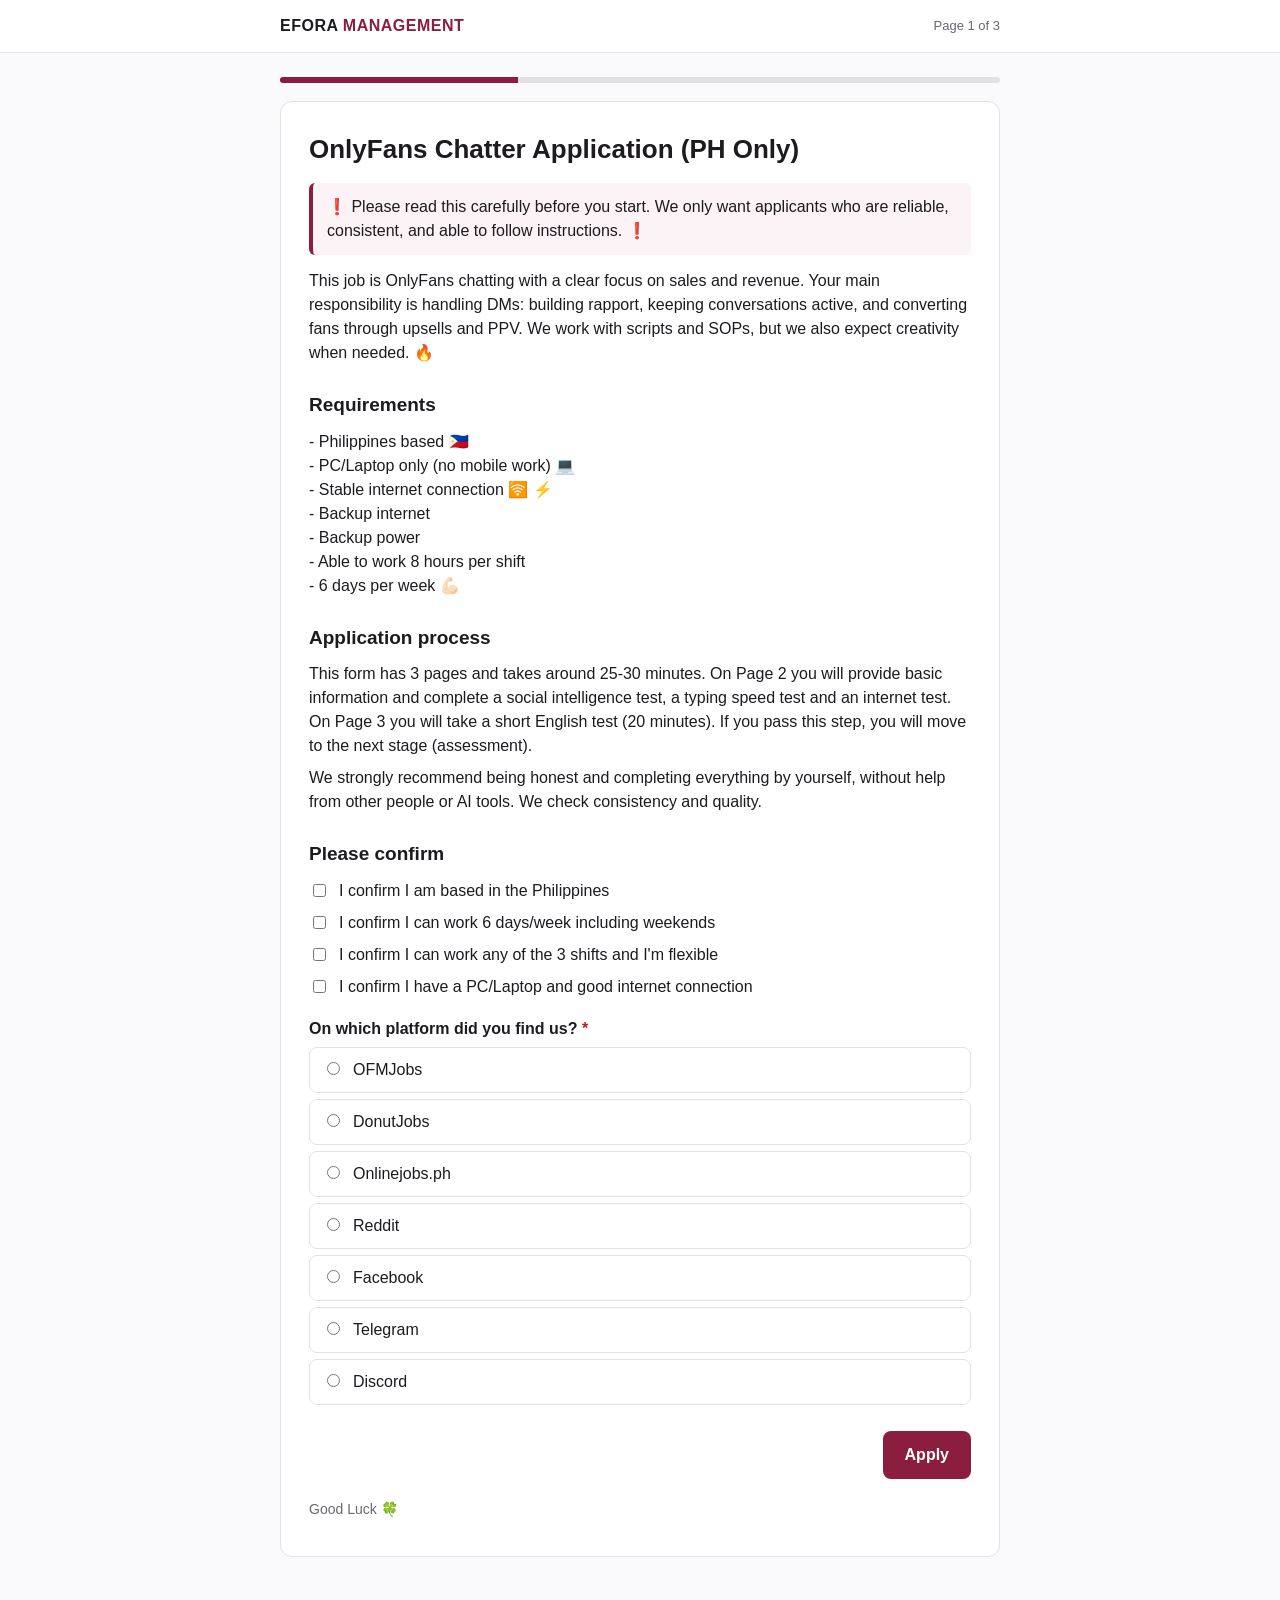
<file: index.html>
<!DOCTYPE html>
<html lang="en">
<head>
<meta charset="utf-8">
<meta name="viewport" content="width=device-width, initial-scale=1">
<title>OnlyFans Chatter Application (PH Only) | Efora Management</title>
<link rel="stylesheet" href="style.css">
</head>
<body>
<header><div class="in"><div class="logo">EFORA <span>MANAGEMENT</span></div><div class="step" id="stepLabel">Page 1 of 3</div></div></header>
<main>
<div class="progress"><div id="bar" style="width:33%"></div></div>

<!-- PAGE 1 -->
<section class="card page" data-page="1">
  <h1>OnlyFans Chatter Application (PH Only)</h1>
  <div class="note">&#10071;&#65039; Please read this carefully before you start. We only want applicants who are reliable, consistent, and able to follow instructions. &#10071;&#65039;</div>
  <p>This job is OnlyFans chatting with a clear focus on sales and revenue. Your main responsibility is handling DMs: building rapport, keeping conversations active, and converting fans through upsells and PPV. We work with scripts and SOPs, but we also expect creativity when needed. &#128293;</p>
  <h2>Requirements</h2>
  <p>- Philippines based &#127477;&#127469;<br>- PC/Laptop only (no mobile work) &#128187;<br>- Stable internet connection &#128732; &#9889;&#65039;<br>- Backup internet<br>- Backup power<br>- Able to work 8 hours per shift<br>- 6 days per week &#128170;&#127995;</p>
  <h2>Application process</h2>
  <p>This form has 3 pages and takes around 25-30 minutes. On Page 2 you will provide basic information and complete a social intelligence test, a typing speed test and an internet test. On Page 3 you will take a short English test (20 minutes). If you pass this step, you will move to the next stage (assessment).</p>
  <p>We strongly recommend being honest and completing everything by yourself, without help from other people or AI tools. We check consistency and quality.</p>
  <h2>Please confirm</h2>
  <label class="check"><input type="checkbox" class="conf"> I confirm I am based in the Philippines</label>
  <label class="check"><input type="checkbox" class="conf"> I confirm I can work 6 days/week including weekends</label>
  <label class="check"><input type="checkbox" class="conf"> I confirm I can work any of the 3 shifts and I'm flexible</label>
  <label class="check"><input type="checkbox" class="conf"> I confirm I have a PC/Laptop and good internet connection</label>
  <label class="f">On which platform did you find us? <span class="req">*</span></label>
  <div id="platforms"></div>
  <div class="err hidden" id="err1"></div>
  <div class="actions"><span></span><button class="btn" id="next1">Apply</button></div>
  <p class="muted" style="margin-top:20px">Good Luck &#127808;</p>
</section>

<!-- PAGE 2 -->
<section class="card page hidden" data-page="2">
  <h2 style="margin-top:0">Personal details</h2>
  <div class="row">
    <div><label class="f">First name <span class="req">*</span></label><input type="text" id="firstName" autocomplete="given-name"></div>
    <div><label class="f">Last name <span class="req">*</span></label><input type="text" id="lastName" autocomplete="family-name"></div>
  </div>
  <div class="row">
    <div><label class="f">Age <span class="req">*</span></label><input type="number" id="age" min="18" max="80"></div>
    <div><label class="f">Phone number <span class="req">*</span></label><input type="tel" id="phone"></div>
  </div>
  <div class="row">
    <div><label class="f">Telegram <span class="req">*</span></label><input type="text" id="telegram" placeholder="@username"></div>
    <div><label class="f">E-Mail <span class="req">*</span></label><input type="email" id="email"></div>
  </div>
  <label class="f">Explain your current living situation (where do you work from? what is your backup if power or internet fails? etc.) <span class="req">*</span></label>
  <textarea id="living"></textarea>

  <h2>Professional details</h2>
  <label class="f">Your CV</label>
  <input type="file" id="cv" accept=".pdf,.doc,.docx,image/*"><div class="file-hint">PDF, Word or image, max 10 MB</div>

  <div class="note">&#10071;&#65039; SCREENSHOTS ARE ONLY ACCEPTED AS DESCRIBED &#10071;&#65039;<br>Click on every link and upload a screenshot of your results. The screenshot has to show the DATE &amp; TIME of your device. After this, write your result in the box below it.</div>

  <h3>Emotional Intelligence Test</h3>
  <p><a href="https://psytests.org/eq/stemen-run.html" target="_blank" rel="noopener">https://psytests.org/eq/stemen-run.html</a></p>
  <label class="f">Screenshot <span class="req">*</span></label><input type="file" id="eqShot" accept="image/*">
  <label class="f">Emotional Intelligence Result <span class="req">*</span></label><input type="text" id="eqResult">

  <h3>Typing Speed Test</h3>
  <p><a href="https://monkeytype.com" target="_blank" rel="noopener">https://monkeytype.com</a></p>
  <label class="f">Screenshot <span class="req">*</span></label><input type="file" id="typingShot" accept="image/*">
  <label class="f">Typing Speed Test Result <span class="req">*</span></label><input type="text" id="typingResult">

  <h3>Internet Speed Test</h3>
  <p><a href="https://www.speedtest.net" target="_blank" rel="noopener">https://www.speedtest.net</a></p>
  <label class="f">Screenshot <span class="req">*</span></label><input type="file" id="internetShot" accept="image/*">
  <label class="f">Internet Speed Test Result <span class="req">*</span></label><input type="text" id="internetResult">

  <h3>Work Setup</h3>
  <label class="f">A selfie of yourself with your work setup in the background <span class="req">*</span></label>
  <input type="file" id="selfie" accept="image/*">

  <label class="f">Do you have experience as an OnlyFans chatter? <span class="req">*</span></label>
  <label class="opt"><input type="radio" name="experience" value="Yes"><span>Yes</span></label>
  <label class="opt"><input type="radio" name="experience" value="No"><span>No</span></label>
  <label class="f">Tell us a bit about your experience as a chatter</label>
  <textarea id="experienceDetails"></textarea>

  <label class="f">Preferred working hours (multiple choice) <span class="req">*</span></label>
  <label class="opt"><input type="checkbox" class="shift" value="4AM - 12PM (PH Time)"><span>4AM - 12PM (PH Time)</span></label>
  <label class="opt"><input type="checkbox" class="shift" value="12PM - 8PM (PH Time)"><span>12PM - 8PM (PH Time)</span></label>
  <label class="opt"><input type="checkbox" class="shift" value="8PM - 4AM (PH Time)"><span>8PM - 4AM (PH Time)</span></label>

  <h2>Strike &amp; Growth System</h2>
  <p>We work with a strike system to ensure quality and reliability. Strikes are given for careless mistakes, such as forgetting follow-ups or other avoidable errors. However, we also believe in rewarding high performance.</p>
  <p>Before submitting this form, please put the word "t-rex" before your text in the box "further information".</p>
  <p>Team members who consistently deliver outstanding results have the opportunity to be promoted to Supervisor or get Bonuses. This role comes with higher pay.</p>
  <label class="f">Further Information</label>
  <textarea id="furtherInfo"></textarea>

  <div class="err hidden" id="err2"></div>
  <div class="actions"><button class="btn sec" id="back2">Back</button><button class="btn" id="next2">Next: English test</button></div>
</section>

<!-- PAGE 3 intro -->
<section class="card page hidden" data-page="3">
  <h1>English Test</h1>
  <p>25 questions. You have <b>20 minutes</b>. The timer starts when you click Start, and the test is submitted automatically when the time is up.</p>
  <p>Do it alone, without help from other people, translators or AI tools.</p>
  <div class="actions"><button class="btn sec" id="back3">Back</button><button class="btn" id="startTest">Start the English test</button></div>
</section>

<!-- PAGE 3 test -->
<section class="page hidden" data-page="3t">
  <div class="timer" id="timer"></div>
  <div class="card">
    <p class="muted" id="testIntro"></p>
    <div id="testBox"></div>
    <div class="err hidden" id="err3"></div>
    <div class="actions"><span class="muted" id="answered"></span><button class="btn" id="submitAll">Submit application</button></div>
  </div>
</section>

<!-- DONE -->
<section class="card page hidden" data-page="done">
  <h1>Thank you for applying!</h1>
  <p>We'll be in touch very soon.</p>
  <p class="muted" id="refLine"></p>
</section>

<!-- SENDING -->
<section class="card page hidden" data-page="sending">
  <h2 style="margin-top:0">Sending your application...</h2>
  <p>Please do not close this page. Uploading your files can take a minute.</p>
</section>
</main>

<script src="config.js"></script>
<script src="common.js"></script>
<script>
var PLATFORMS = ['OFMJobs', 'DonutJobs', 'Onlinejobs.ph', 'Reddit', 'Facebook', 'Telegram', 'Discord'];
var MAX_FILE = 10 * 1024 * 1024;
var formTest = null, readAnswers = null, stopTimer = null, sent = false;

$('#platforms').innerHTML = PLATFORMS.map(function (p) {
  return '<label class="opt"><input type="radio" name="platform" value="' + p + '"><span>' + p + '</span></label>';
}).join('');

function show(page) {
  $all('.page').forEach(function (s) { s.classList.toggle('hidden', s.dataset.page !== page); });
  var n = page === '1' ? 1 : page === '2' ? 2 : 3;
  $('#stepLabel').textContent = page === 'done' ? 'Done' : 'Page ' + n + ' of 3';
  $('#bar').style.width = (page === 'done' ? 100 : n * 33) + '%';
  window.scrollTo(0, 0);
}
function fail(id, msg) { var e = $(id); e.textContent = msg; e.classList.toggle('hidden', !msg); }

$('#next1').onclick = function () {
  if ($all('.conf').some(function (c) { return !c.checked; })) return fail('#err1', 'Please confirm all 4 points.');
  if (!$('input[name=platform]:checked')) return fail('#err1', 'Please tell us where you found us.');
  fail('#err1', ''); show('2');
};
$('#back2').onclick = function () { show('1'); };
$('#back3').onclick = function () { show('2'); };

function val(id) { return $('#' + id).value.trim(); }

$('#next2').onclick = function () {
  var req = ['firstName', 'lastName', 'age', 'phone', 'telegram', 'email', 'living', 'eqResult', 'typingResult', 'internetResult'];
  for (var i = 0; i < req.length; i++) if (!val(req[i])) return fail('#err2', 'Please fill in all fields marked with *.');
  if (Number(val('age')) < 18) return fail('#err2', 'You must be at least 18 years old.');
  if (!/^[^@\s]+@[^@\s]+\.[^@\s]+$/.test(val('email'))) return fail('#err2', 'Please enter a valid e-mail address.');
  var files = ['eqShot', 'typingShot', 'internetShot', 'selfie'];
  for (var j = 0; j < files.length; j++) if (!$('#' + files[j]).files[0]) return fail('#err2', 'Please upload all screenshots and the selfie.');
  var all = ['cv'].concat(files);
  for (var k = 0; k < all.length; k++) {
    var f = $('#' + all[k]).files[0];
    if (f && f.size > MAX_FILE) return fail('#err2', 'The file "' + f.name + '" is larger than 10 MB.');
  }
  if (!$('input[name=experience]:checked')) return fail('#err2', 'Please answer if you have chatter experience.');
  if (!$all('.shift').some(function (c) { return c.checked; })) return fail('#err2', 'Please choose at least one preferred shift.');
  fail('#err2', '');
  show('3');
  if (!formTest) api('formTest').then(function (r) { if (r.ok) formTest = r.test; });
};

$('#startTest').onclick = function () {
  var btn = this;
  btn.disabled = true; btn.textContent = 'Loading...';
  (formTest ? Promise.resolve({ok: true, test: formTest}) : api('formTest')).then(function (r) {
    if (!r.ok) throw new Error(r.error);
    formTest = r.test;
    $('#testIntro').textContent = formTest.intro;
    readAnswers = renderTest($('#testBox'), formTest, 1);
    show('3t');
    $('#testBox').addEventListener('change', updateCount);
    updateCount();
    stopTimer = countdown($('#timer'), Date.now() + formTest.minutes * 60000, function () { submitAll(true); });
  }).catch(function () {
    btn.disabled = false; btn.textContent = 'Start the English test';
    alert('Could not load the test. Please check your internet and try again.');
  });
};

function updateCount() {
  var n = Object.keys(readAnswers()).length;
  $('#answered').textContent = n + ' of ' + formTest.questions.length + ' answered';
}

// no copying the questions out
document.addEventListener('copy', function (e) { if (!$('[data-page="3t"]').classList.contains('hidden')) e.preventDefault(); });

$('#submitAll').onclick = function () { submitAll(false); };

function submitAll(timeUp) {
  if (sent) return;
  var answers = readAnswers();
  if (!timeUp && Object.keys(answers).length < formTest.questions.length) {
    if (!confirm('You did not answer all questions. Submit anyway?')) return;
  }
  sent = true;
  if (stopTimer) stopTimer();
  show('sending');
  var fileIds = [['cv', 'CV'], ['eqShot', 'EQ screenshot'], ['typingShot', 'Typing screenshot'], ['internetShot', 'Internet screenshot'], ['selfie', 'Work setup selfie']];
  Promise.all(fileIds.map(function (p) {
    var f = $('#' + p[0]).files[0];
    if (!f) return null;
    return fileToBase64(f).then(function (data) { return {label: p[1], name: f.name, mime: f.type, data: data}; });
  })).then(function (files) {
    return api('apply', {
      fields: {
        firstName: val('firstName'), lastName: val('lastName'), age: val('age'), phone: val('phone'),
        telegram: val('telegram'), email: val('email'), living: val('living'),
        platform: $('input[name=platform]:checked').value,
        experience: $('input[name=experience]:checked').value, experienceDetails: val('experienceDetails'),
        shifts: $all('.shift').filter(function (c) { return c.checked; }).map(function (c) { return c.value; }),
        furtherInfo: val('furtherInfo'), eqResult: val('eqResult'), typingResult: val('typingResult'),
        internetResult: val('internetResult')
      },
      files: files.filter(Boolean),
      english: answers
    });
  }).then(function (r) {
    if (!r.ok) throw new Error(r.error);
    $('#refLine').textContent = 'Your reference: ' + r.appId;
    show('done');
  }).catch(function (err) {
    sent = false;
    show('3t');
    fail('#err3', 'Sending failed (' + (err && err.message || 'network error') + '). Please check your internet and click Submit again.');
  });
}
</script>
</body>
</html>
</file>
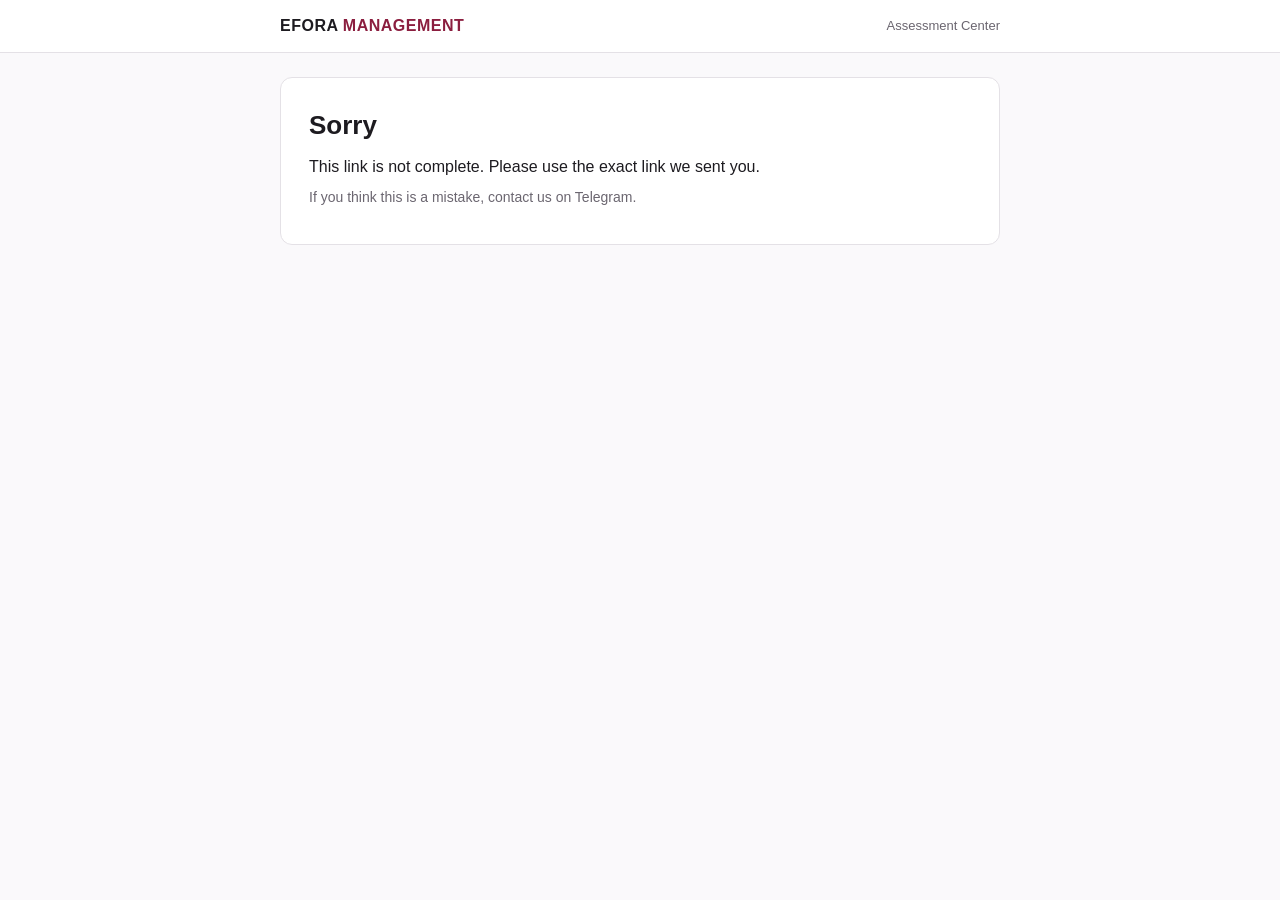
<file: assessment.html>
<!DOCTYPE html>
<html lang="en">
<head>
<meta charset="utf-8">
<meta name="viewport" content="width=device-width, initial-scale=1">
<title>Assessment Center | Efora Management</title>
<link rel="stylesheet" href="style.css">
</head>
<body>
<header><div class="in"><div class="logo">EFORA <span>MANAGEMENT</span></div><div class="step" id="stepLabel">Assessment Center</div></div></header>
<main id="main">

<section class="card view" data-view="loading"><p>Loading your assessment...</p></section>

<section class="card view hidden" data-view="error">
  <h1>Sorry</h1>
  <p id="errText"></p>
  <p class="muted">If you think this is a mistake, contact us on Telegram.</p>
</section>

<section class="card view hidden" data-view="mobile">
  <h1>Please use a PC or laptop</h1>
  <p>This assessment only works on a computer (Windows or Mac) with a webcam. Open the same link on your PC or laptop.</p>
</section>

<section class="card view hidden" data-view="welcome">
  <h1>Welcome, <span id="who"></span></h1>
  <p>This is Step 2 of our application process: the Assessment Center. It takes around <b>1 hour</b>. You must finish it before <b id="deadline"></b>.</p>
  <h2>What you will do</h2>
  <div id="plan"></div>
  <h2>Rules</h2>
  <p>- Work alone, in a quiet place, without help from other people, translators or AI tools.<br>
     - Stay in full screen and do not switch tabs or windows. Every switch is recorded.<br>
     - Copy and paste are disabled.<br>
     - Once a section starts, its timer cannot be paused.</p>
  <div class="note">
    <b>Camera and screen recording</b><br>
    During the whole assessment we take <b>a photo with your webcam and a screenshot of your screen every 30 seconds</b>, to make sure you work alone and do not use other tools.
    The photos are only seen by the Efora Management hiring team and are deleted automatically after 30 days.
    You will need to allow camera access and share your <b>entire screen</b>. If you turn off the camera or stop sharing your screen, the assessment is paused and this is recorded.
  </div>
  <label class="check"><input type="checkbox" id="consent"> I have read the rules and I agree that my webcam and screen are captured every 30 seconds during this assessment.</label>
  <div class="err hidden" id="errWelcome"></div>
  <div class="actions"><span></span><button class="btn" id="toSetup">Continue</button></div>
</section>

<section class="card view hidden" data-view="setup">
  <h1>Set up</h1>
  <p>Complete the 3 steps below. Your browser will ask for permission: click <b>Allow</b>.</p>
  <h3>1. Turn on your camera</h3>
  <button class="btn" id="btnCam">Turn on camera</button> <span id="camOk" class="hidden" style="color:var(--ok);font-weight:600">&#10003; Camera on</span>
  <h3>2. Share your entire screen</h3>
  <p class="muted">In the window that opens, choose <b>Entire screen</b> (not a window or a tab) and click Share.</p>
  <button class="btn" id="btnScreen" disabled>Share entire screen</button> <span id="scrOk" class="hidden" style="color:var(--ok);font-weight:600">&#10003; Screen shared</span>
  <h3>3. Start in full screen</h3>
  <button class="btn" id="btnStart" disabled>Start assessment in full screen</button>
  <div class="err hidden" id="errSetup"></div>
</section>

<section class="view hidden" data-view="sectionIntro">
  <div class="card">
    <p class="muted" id="secCount"></p>
    <h1 id="secTitle"></h1>
    <p id="secInfo"></p>
    <div class="actions"><span></span><button class="btn" id="secStart">Start this section</button></div>
  </div>
</section>

<section class="view hidden" data-view="test">
  <div class="timer" id="timer"></div>
  <div class="card">
    <h2 style="margin-top:0" id="testTitle"></h2>
    <p class="muted" id="testIntro"></p>
    <div id="testBox"></div>
    <div class="actions"><span class="muted" id="answered"></span><button class="btn" id="secSubmit">Submit this section</button></div>
  </div>
</section>

<section class="view hidden" data-view="essay">
  <div class="timer" id="etimer"></div>
  <div class="card">
    <p class="muted" id="essayCount"></p>
    <div class="essay-q no-select" id="essayQ"></div>
    <textarea id="essayA" spellcheck="false" autocomplete="off" style="min-height:160px"></textarea>
    <div class="actions"><span class="muted">The next question opens automatically when the time is up.</span><button class="btn" id="essayNext">Next</button></div>
  </div>
</section>

<section class="card view hidden" data-view="sending">
  <h2 style="margin-top:0">Submitting your assessment...</h2>
  <p>Please do not close this page.</p>
</section>

<section class="card view hidden" data-view="done">
  <h1>Thank you!</h1>
  <p>Your assessment has been submitted. You can now close this page. We will contact you on Telegram.</p>
</section>

</main>

<div class="overlay hidden" id="overlay"><div class="box">
  <h2 id="ovTitle"></h2><p id="ovText"></p>
  <button class="btn" id="ovBtn"></button>
</div></div>
<div class="toast hidden" id="toast"></div>
<video id="camVideo" class="camprev hidden" autoplay muted playsinline></video>
<video id="scrVideo" autoplay muted playsinline style="position:fixed;left:-9999px;width:10px;height:10px"></video>

<script src="config.js"></script>
<script src="common.js"></script>
<script>
var CAPTURE_EVERY = 30000;
var token = new URLSearchParams(location.search).get('t') || '';
var KEY = 'efora_assess_' + token;
var data = null;          // from server
var st = store(KEY) || {section: 0, answers: {}, essays: [], essayIndex: 0, deadlines: {}, counters: {tabSwitches: 0, pasteAttempts: 0, fullscreenExits: 0, mediaStops: 0}};
var camStream = null, scrStream = null, inTest = false, captureTimer = null, stopTimer = null, finished = false;

function save() { store(KEY, st); }
function view(v) {
  $all('.view').forEach(function (s) { s.classList.toggle('hidden', s.dataset.view !== v); });
  window.scrollTo(0, 0);
}
function fail(id, msg) { var e = $(id); e.textContent = msg; e.classList.toggle('hidden', !msg); }
function toast(msg) {
  var t = $('#toast'); t.textContent = msg; t.classList.remove('hidden');
  clearTimeout(toast.h); toast.h = setTimeout(function () { t.classList.add('hidden'); }, 3500);
}
function logEvent(type, detail) { api('event', {token: token, type: type, detail: detail || ''}).catch(function () {}); }

// ---------- start ----------
if (!token) { $('#errText').textContent = 'This link is not complete. Please use the exact link we sent you.'; view('error'); }
else if (isMobile()) { view('mobile'); }
else {
  api('assessStart', {token: token}).then(function (r) {
    if (!r.ok) { $('#errText').textContent = r.error; view('error'); return; }
    data = r;
    $('#who').textContent = r.name;
    $('#deadline').textContent = new Date(r.deadline).toLocaleString();
    var plan = r.tests.map(function (t, i) {
      return (i + 1) + '. ' + esc(t.title) + ': ' + t.questions.length + ' questions, ' + t.minutes + ' minutes';
    });
    plan.push((r.tests.length + 1) + '. ' + esc(r.essays.title) + ': ' + r.essays.questions.length + ' questions, 1 minute each');
    $('#plan').innerHTML = '<p>' + plan.join('<br>') + '</p>';
    view('welcome');
  }).catch(function () {
    $('#errText').textContent = 'Could not connect. Please check your internet and reload the page.';
    view('error');
  });
}

$('#toSetup').onclick = function () {
  if (!$('#consent').checked) return fail('#errWelcome', 'Please tick the box to agree before you continue.');
  fail('#errWelcome', ''); view('setup');
};

// ---------- setup: camera, screen, full screen ----------
$('#btnCam').onclick = function () {
  navigator.mediaDevices.getUserMedia({video: {width: 640, height: 480}, audio: false}).then(function (s) {
    camStream = s;
    $('#camVideo').srcObject = s; $('#camVideo').classList.remove('hidden');
    s.getVideoTracks()[0].addEventListener('ended', function () { mediaLost('camera'); });
    $('#camOk').classList.remove('hidden'); $('#btnCam').disabled = true; $('#btnScreen').disabled = false;
    fail('#errSetup', '');
  }).catch(function (e) {
    fail('#errSetup', 'Camera access was blocked (' + e.name + '). Click the camera icon in the address bar, allow the camera, and try again. A working webcam is required.');
  });
};

$('#btnScreen').onclick = function () { askScreen().then(function () {
  $('#scrOk').classList.remove('hidden'); $('#btnScreen').disabled = true; $('#btnStart').disabled = false;
}); };

var pickerOpen = false;  // the browser's own permission/picker windows take focus: not a tab switch
function askScreen() {
  pickerOpen = true;
  return navigator.mediaDevices.getDisplayMedia({video: {displaySurface: 'monitor'}, audio: false}).then(function (s) {
    var track = s.getVideoTracks()[0];
    var surface = track.getSettings().displaySurface;
    if (surface && surface !== 'monitor') {
      s.getTracks().forEach(function (t) { t.stop(); });
      fail('#errSetup', 'You shared a window or a tab. Please share your ENTIRE screen.');
      throw new Error('not monitor');
    }
    scrStream = s;
    $('#scrVideo').srcObject = s;
    track.addEventListener('ended', function () { mediaLost('screen'); });
    fail('#errSetup', '');
    setTimeout(function () { pickerOpen = false; }, 1500);
  }).catch(function (e) {
    setTimeout(function () { pickerOpen = false; }, 1500);
    if (e && e.message !== 'not monitor') fail('#errSetup', 'Screen sharing was cancelled. You must share your entire screen to take the assessment.');
    throw e;
  });
}

$('#btnStart').onclick = function () {
  goFullscreen().then(function () {
    inTest = true;
    logEvent('setup_done', 'camera + screen + full screen');
    startCapture();
    next();
  });
};

function goFullscreen() {
  return document.documentElement.requestFullscreen().catch(function () {
    fail('#errSetup', 'Full screen was blocked by your browser. Please use Google Chrome or Microsoft Edge.');
    throw new Error('fs');
  });
}

// ---------- proctoring ----------
function grab(video, maxW, q) {
  if (!video.videoWidth) return null;
  var w = Math.min(maxW, video.videoWidth), h = Math.round(video.videoHeight * w / video.videoWidth);
  var c = document.createElement('canvas'); c.width = w; c.height = h;
  c.getContext('2d').drawImage(video, 0, 0, w, h);
  return c.toDataURL('image/jpeg', q).split(',')[1];
}
function captureNow() {
  if (finished) return;
  var cam = grab($('#camVideo'), 480, 0.6), scr = grab($('#scrVideo'), 1280, 0.6);
  if (cam) api('proctor', {token: token, kind: 'camera', data: cam}).catch(function () {});
  if (scr) api('proctor', {token: token, kind: 'screen', data: scr}).catch(function () {});
}
function startCapture() {
  if (captureTimer) return;
  setTimeout(captureNow, 3000);
  captureTimer = setInterval(captureNow, CAPTURE_EVERY);
}

function mediaLost(which) {
  if (finished || !inTest) return;
  st.counters.mediaStops++; save();
  logEvent(which + '_stopped', '');
  showOverlay(which === 'camera' ? 'Your camera turned off' : 'Screen sharing stopped',
    'The assessment is paused until you turn it back on. Your timer is still running.',
    which === 'camera' ? 'Turn camera back on' : 'Share entire screen again',
    function () {
      var p = which === 'camera'
        ? navigator.mediaDevices.getUserMedia({video: {width: 640, height: 480}}).then(function (s) {
            camStream = s; $('#camVideo').srcObject = s;
            s.getVideoTracks()[0].addEventListener('ended', function () { mediaLost('camera'); });
          })
        : askScreen();
      return p.then(function () { logEvent(which + '_restored', ''); });
    });
}

function showOverlay(title, text, btn, action) {
  $('#ovTitle').textContent = title; $('#ovText').textContent = text; $('#ovBtn').textContent = btn;
  $('#overlay').classList.remove('hidden');
  $('#ovBtn').onclick = function () {
    action().then(function () { $('#overlay').classList.add('hidden'); checkState(); }).catch(function () {});
  };
}

// after one problem is fixed, check that nothing else is still wrong
function checkState() {
  if (!inTest || finished) return;
  if (!document.fullscreenElement) return fsLost();
}

function fsLost() {
  showOverlay('You left full screen', 'This has been recorded. Go back to full screen to continue. Your timer is still running.',
    'Back to full screen', goFullscreen);
}

document.addEventListener('fullscreenchange', function () {
  if (!inTest || finished || document.fullscreenElement) return;
  st.counters.fullscreenExits++; save();
  logEvent('fullscreen_exit', '');
  fsLost();
});

var lastSwitch = 0;
function switched(how) {
  if (!inTest || finished || pickerOpen) return;
  if (Date.now() - lastSwitch < 1500) return;
  lastSwitch = Date.now();
  st.counters.tabSwitches++; save();
  logEvent('left_page', how);
  toast('Leaving the assessment page is not allowed. This has been recorded.');
}
document.addEventListener('visibilitychange', function () { if (document.hidden) switched('tab hidden'); });
window.addEventListener('blur', function () { switched('window lost focus'); });

['copy', 'cut', 'paste', 'drop', 'contextmenu'].forEach(function (ev) {
  document.addEventListener(ev, function (e) {
    if (!inTest || finished) return;
    e.preventDefault();
    if (ev === 'contextmenu') return;
    st.counters.pasteAttempts++; save();
    logEvent(ev + '_blocked', '');
    toast('Copy and paste are disabled. This has been recorded.');
  });
});
document.addEventListener('keyup', function (e) {
  if (inTest && !finished && e.key === 'PrintScreen') logEvent('printscreen_key', '');
});
window.addEventListener('beforeunload', function (e) {
  if (inTest && !finished) { e.preventDefault(); e.returnValue = ''; }
});

// ---------- sections ----------
function next() {
  var tests = data.tests;
  if (st.section < tests.length) return sectionIntro(tests[st.section]);
  if (st.section === tests.length) return essayStart();
  submit();
}

function sectionIntro(t) {
  var dl = st.deadlines[t.id];
  if (dl) return runSection(t);  // section already running (page was reloaded)
  $('#secCount').textContent = 'Section ' + (st.section + 1) + ' of ' + (data.tests.length + 1);
  $('#secTitle').textContent = t.title;
  $('#secInfo').textContent = t.questions.length + ' questions, ' + t.minutes + ' minutes. The timer starts when you click Start.';
  view('sectionIntro');
  $('#secStart').onclick = function () {
    st.deadlines[t.id] = Date.now() + t.minutes * 60000; save();
    logEvent('section_start', t.title);
    runSection(t);
  };
}

function runSection(t) {
  $('#testTitle').textContent = t.title;
  $('#testIntro').textContent = t.intro;
  var read = renderTest($('#testBox'), t, 1);
  var saved = st.answers[t.id] || {};
  Object.keys(saved).forEach(function (qid) {
    var r = $('input[name="' + t.id + '_' + qid + '"][value="' + saved[qid] + '"]');
    if (r) { r.checked = true; r.closest('.opt').classList.add('sel'); }
  });
  function count() {
    st.answers[t.id] = read(); save();
    $('#answered').textContent = Object.keys(st.answers[t.id]).length + ' of ' + t.questions.length + ' answered';
  }
  $('#testBox').onchange = count; count();
  view('test');
  var done = false;
  function finish(timeUp) {
    if (done) return;
    if (!timeUp && Object.keys(read()).length < t.questions.length && !confirm('You did not answer all questions. Submit this section anyway?')) return;
    done = true; stopTimer(); count();
    logEvent('section_end', t.title + (timeUp ? ' (time up)' : ''));
    st.section++; save(); next();
  }
  stopTimer = countdown($('#timer'), st.deadlines[t.id], function () { finish(true); });
  $('#secSubmit').onclick = function () { finish(false); };
}

function essayStart() {
  var e = data.essays;
  if (st.essayIndex >= e.questions.length) { st.section++; save(); return next(); }
  if (!st.deadlines.essays && st.essayIndex === 0 && !st.essayIntroSeen) {
    $('#secCount').textContent = 'Section ' + (data.tests.length + 1) + ' of ' + (data.tests.length + 1);
    $('#secTitle').textContent = e.title;
    $('#secInfo').textContent = e.intro;
    view('sectionIntro');
    $('#secStart').onclick = function () { st.essayIntroSeen = true; save(); essayRun(); };
    return;
  }
  essayRun();
}

function essayRun() {
  var e = data.essays, i = st.essayIndex;
  var dkey = 'essay' + i;
  if (!st.deadlines[dkey]) { st.deadlines[dkey] = Date.now() + e.secondsEach * 1000; save(); }
  $('#essayCount').textContent = 'Question ' + (i + 1) + ' of ' + e.questions.length;
  $('#essayQ').textContent = e.questions[i];
  var box = $('#essayA');
  box.value = st.essays[i] || '';
  box.oninput = function () { st.essays[i] = box.value; save(); };
  view('essay'); box.focus();
  var done = false;
  function go() {
    if (done) return; done = true; stopTimer();
    st.essays[i] = box.value; st.essayIndex++; save();
    essayStart();
  }
  stopTimer = countdown($('#etimer'), st.deadlines[dkey], go);
  $('#essayNext').onclick = go;
}

function submit() {
  view('sending');
  captureNow();
  api('assessSubmit', {token: token, answers: st.answers, essays: st.essays, counters: st.counters}).then(function (r) {
    if (!r.ok) throw new Error(r.error);
    finished = true; inTest = false;
    clearInterval(captureTimer);
    [camStream, scrStream].forEach(function (s) { if (s) s.getTracks().forEach(function (t) { t.stop(); }); });
    $('#camVideo').classList.add('hidden');
    if (document.fullscreenElement) document.exitFullscreen().catch(function () {});
    try { localStorage.removeItem(KEY); } catch (e) {}
    view('done');
  }).catch(function () {
    showOverlay('Could not submit', 'Please check your internet connection and try again.', 'Try again', function () {
      return Promise.resolve().then(submit);
    });
  });
}
</script>
</body>
</html>
</file>
<file: style.css>
:root{--ink:#1d1b20;--muted:#6b6670;--line:#e4e1e6;--bg:#faf9fb;--card:#fff;--brand:#8b1e3f;--brand-ink:#fff;--ok:#1f7a4d;--warn:#b54708;--err:#b42318}
*{box-sizing:border-box}
body{margin:0;font-family:-apple-system,BlinkMacSystemFont,"Segoe UI",Roboto,Helvetica,Arial,sans-serif;color:var(--ink);background:var(--bg);line-height:1.5}
header{background:var(--card);border-bottom:1px solid var(--line)}
header .in{max-width:760px;margin:0 auto;padding:14px 20px;display:flex;align-items:center;justify-content:space-between}
.logo{font-weight:700;letter-spacing:.5px}
.logo span{color:var(--brand)}
.step{font-size:13px;color:var(--muted)}
main{max-width:760px;margin:24px auto 80px;padding:0 20px}
.card{background:var(--card);border:1px solid var(--line);border-radius:12px;padding:28px;margin-bottom:18px}
h1{font-size:26px;margin:0 0 10px}
h2{font-size:19px;margin:26px 0 10px}
h3{font-size:16px;margin:20px 0 6px}
p{margin:8px 0}
.muted{color:var(--muted);font-size:14px}
.note{background:#fbf3f5;border-left:4px solid var(--brand);padding:12px 14px;border-radius:6px;margin:14px 0}
label.f{display:block;font-weight:600;margin:18px 0 6px}
label.f .req{color:var(--err)}
input[type=text],input[type=email],input[type=tel],input[type=number],textarea,select{width:100%;padding:10px 12px;border:1px solid var(--line);border-radius:8px;font:inherit;background:#fff}
textarea{min-height:90px;resize:vertical}
input:focus,textarea:focus{outline:2px solid var(--brand);outline-offset:-1px}
.opt{display:flex;gap:10px;align-items:flex-start;padding:10px 12px;border:1px solid var(--line);border-radius:8px;margin:6px 0;cursor:pointer;background:#fff}
.opt:hover{border-color:#cfc9d3}
.opt input{margin-top:4px}
.opt.sel{border-color:var(--brand);background:#fbf3f5}
.btn{display:inline-block;background:var(--brand);color:var(--brand-ink);border:0;border-radius:8px;padding:12px 22px;font:inherit;font-weight:600;cursor:pointer}
.btn:disabled{opacity:.5;cursor:not-allowed}
.btn.sec{background:#fff;color:var(--ink);border:1px solid var(--line)}
.row{display:flex;gap:14px}
.row>*{flex:1}
.actions{display:flex;justify-content:space-between;align-items:center;margin-top:26px}
.err{color:var(--err);font-size:14px;margin-top:6px}
.q{padding:16px 0;border-top:1px solid var(--line)}
.q:first-of-type{border-top:0}
.qn{font-weight:600;margin-bottom:8px}
.timer{position:sticky;top:0;z-index:5;background:var(--ink);color:#fff;text-align:center;padding:8px;font-weight:600;border-radius:0 0 8px 8px}
.timer.low{background:var(--err)}
.hidden{display:none!important}
.file-hint{font-size:13px;color:var(--muted);margin-top:4px}
a{color:var(--brand)}
.progress{height:6px;background:var(--line);border-radius:3px;overflow:hidden;margin:4px 0 18px}
.progress>div{height:100%;background:var(--brand);transition:width .3s}
.overlay{position:fixed;inset:0;background:rgba(20,18,22,.92);color:#fff;z-index:100;display:flex;align-items:center;justify-content:center;padding:24px;text-align:center}
.overlay .box{max-width:520px}
.overlay h2{color:#fff}
.toast{position:fixed;bottom:20px;left:50%;transform:translateX(-50%);background:var(--err);color:#fff;padding:10px 16px;border-radius:8px;z-index:90;font-weight:600}
.camprev{position:fixed;right:14px;bottom:14px;width:140px;border-radius:8px;border:2px solid #fff;box-shadow:0 2px 10px rgba(0,0,0,.25);z-index:50;background:#000}
.reading{background:#f6f5f7;border:1px solid var(--line);border-radius:8px;padding:16px;margin:10px 0 6px;font-size:15px}
.essay-q{white-space:pre-wrap;font-size:17px;font-weight:600;margin:10px 0 14px}
.check{display:flex;gap:10px;align-items:flex-start;margin:8px 0}
.check input{margin-top:5px}
.big{font-size:40px;font-weight:700;margin:6px 0}
.no-select{-webkit-user-select:none;user-select:none}
</file>
